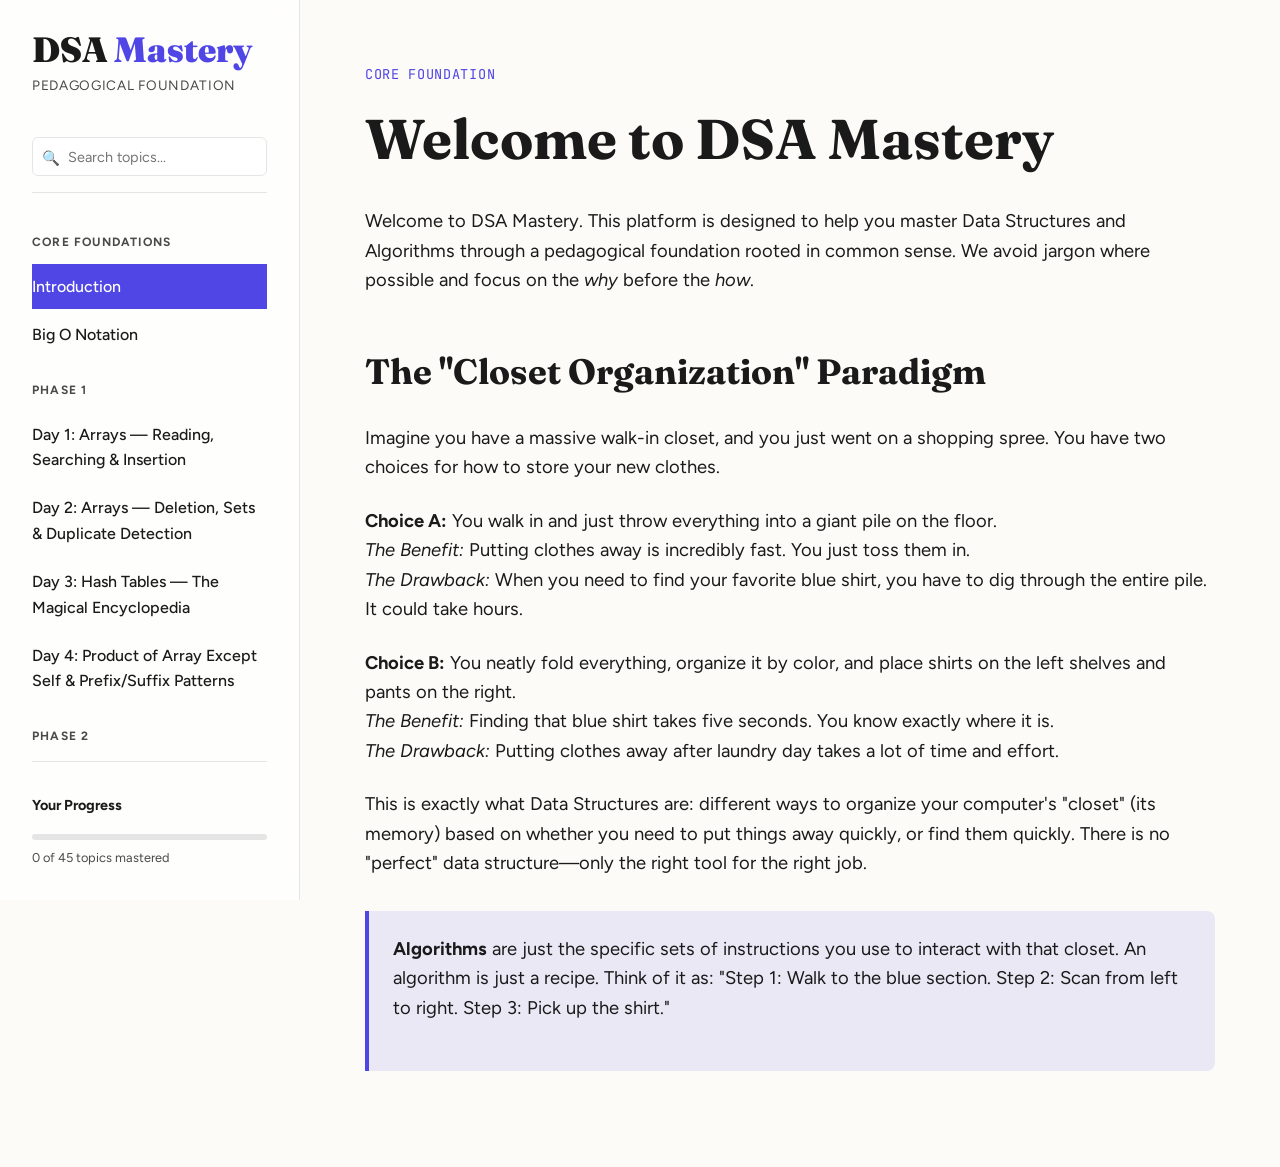
<file: index.html>
<!DOCTYPE html>
<html lang="en">
<head>
    <meta charset="UTF-8">
    <meta name="viewport" content="width=device-width, initial-scale=1.0">
    <title>DSA Mastery | Learn & Practice</title>
    
    <!-- Typography: Fraunces (900, variable), Figtree (400, 600), JetBrains Mono -->
    <link rel="preconnect" href="https://fonts.googleapis.com">
    <link rel="preconnect" href="https://fonts.gstatic.com" crossorigin>
    <link href="https://fonts.googleapis.com/css2?family=Figtree:wght@400;600&family=Fraunces:opsz,wght@9..144,900&family=JetBrains+Mono&display=swap" rel="stylesheet">
    
    <link rel="stylesheet" href="style.css">
</head>
<body>
    <div class="app-container">
        <aside id="sidebar">
            <header class="platform-header">
                <h1>DSA <span class="accent">Mastery</span></h1>
                <p class="tagline">Pedagogical Foundation</p>
            </header>
            <div class="search-container">
                <input type="text" id="topic-search" class="search-input" placeholder="Search topics...">
                <span class="search-icon">🔍</span>
            </div>
            
            <nav class="topic-nav">
                <div class="nav-section">
                    <h2>Core Foundations</h2>
                    <ul>
                        <li><a href="#/introduction" class="nav-link active">Introduction</a></li>
                        <li><a href="#/big-o-notation" class="nav-link">Big O Notation</a></li>
                        <li><a href="#/arrays" class="nav-link">Arrays & Complexity</a></li>
                    </ul>
                </div>
                <div class="nav-section">
                    <h2>Linear Structures</h2>
                    <ul>
                        <li><a href="#/linked-lists" class="nav-link">Linked Lists</a></li>
                        <li><a href="#/stacks-queues" class="nav-link">Stacks & Queues</a></li>
                    </ul>
                </div>
            </nav>

            <footer class="sidebar-footer">
                <div id="progress-tracker">
                    <h3>Your Progress</h3>
                    <div class="progress-bar-container">
                        <div class="progress-bar" style="width: 0%"></div>
                    </div>
                    <p class="progress-stats">0 of 0 topics mastered</p>
                </div>
            </footer>
        </aside>

        <main id="content-area">
            <article id="content">
                <!-- Dynamic content injected here -->
                <div class="loading-state">
                    <h2>Initializing Mastery...</h2>
                </div>
            </article>
        </main>
    </div>

    <script src="app.js"></script>
</body>
</html>
</file>
<file: style.css>
:root {
    /* Typography */
    --font-display: 'Fraunces', serif;
    --font-body: 'Figtree', sans-serif;
    --font-mono: 'JetBrains Mono', monospace;

    /* Colors - Premium Educational Palette */
    --bg-primary: #fcfbf7; /* Soft paper white */
    --bg-sidebar: rgba(255, 255, 255, 0.7);
    --text-primary: #1a1a1a;
    --text-secondary: #4a4a4a;
    --accent: #4f46e5; /* Indigo */
    --accent-soft: rgba(79, 70, 229, 0.1);
    --border: #e5e5e5;
    
    /* Layout */
    --sidebar-width: 300px;
    --content-max-width: 850px;
    --padding-base: 2rem;
}

* {
    margin: 0;
    padding: 0;
    box-sizing: border-box;
}

body {
    background-color: var(--bg-primary);
    color: var(--text-primary);
    font-family: var(--font-body);
    line-height: 1.6;
    overflow-x: hidden;
}

.app-container {
    display: flex;
    min-height: 100vh;
}

/* Sidebar Styling */
#sidebar {
    width: var(--sidebar-width);
    height: 100vh;
    position: sticky;
    top: 0;
    background: var(--bg-sidebar);
    backdrop-filter: blur(12px);
    -webkit-backdrop-filter: blur(12px);
    border-right: 1px solid var(--border);
    display: flex;
    flex-direction: column;
    padding: var(--padding-base);
    z-index: 100;
}

.platform-header h1 {
    font-family: var(--font-display);
    font-variation-settings: 'opsz' 72, 'SOFT' 0;
    font-size: 2.2rem;
    font-weight: 900;
    line-height: 1;
    margin-bottom: 0.5rem;
}

.platform-header .accent {
    color: var(--accent);
}

.platform-header .tagline {
    font-size: 0.85rem;
    text-transform: uppercase;
    letter-spacing: 0.05em;
    color: var(--text-secondary);
    margin-bottom: 2.5rem;
}

.topic-nav {
    flex: 1;
    overflow-y: auto;
}

/* Search Bar */
.search-container {
    position: relative;
    margin-bottom: 1rem;
    padding-bottom: 1rem;
    border-bottom: 1px solid var(--border);
}

.search-input {
    width: 100%;
    padding: 0.6rem 0.8rem 0.6rem 2.2rem;
    border: 1px solid var(--border);
    border-radius: 6px;
    font-family: var(--font-body);
    font-size: 0.9rem;
    background: #fff;
    color: var(--text-primary);
    outline: none;
    transition: all 0.2s ease;
}

.search-input:focus {
    border-color: var(--accent);
    box-shadow: 0 0 0 2px var(--accent-soft);
}

.search-icon {
    position: absolute;
    left: 0.6rem;
    top: 0.6rem;
    font-size: 0.9rem;
    color: var(--text-secondary);
    pointer-events: none;
}

.nav-section h2 {
    font-size: 0.75rem;
    text-transform: uppercase;
    letter-spacing: 0.1em;
    color: var(--text-secondary);
    margin: 1.5rem 0 0.75rem;
}

.topic-nav ul {
    list-style: none;
}

.nav-link {
    display: block;
    padding: 0.6rem 0.8rem;
    margin: 0.2rem -0.8rem;
    border-radius: 6px;
    text-decoration: none;
    color: var(--text-primary);
    font-weight: 500;
    transition: all 0.2s ease;
}

.nav-link:hover {
    background: var(--accent-soft);
    color: var(--accent);
}

.nav-link.active {
    background: var(--accent);
    color: white;
}

/* Progress Tracker */
.sidebar-footer {
    margin-top: auto;
    padding-top: 2rem;
    border-top: 1px solid var(--border);
}

#progress-tracker h3 {
    font-size: 0.9rem;
    margin-bottom: 1rem;
}

.progress-bar-container {
    height: 6px;
    background: var(--border);
    border-radius: 3px;
    margin-bottom: 0.5rem;
}

.progress-bar {
    height: 100%;
    background: var(--accent);
    border-radius: 3px;
    transition: width 0.4s cubic-bezier(0.4, 0, 0.2, 1);
}

.progress-stats {
    font-size: 0.8rem;
    color: var(--text-secondary);
}

/* Content Area */
#content-area {
    flex: 1;
    display: flex;
    justify-content: center;
    padding: 4rem var(--padding-base);
}

#content {
    width: 100%;
    max-width: var(--content-max-width);
}

/* Animations */
.fade-in {
    animation: fadeInSlideUp 0.3s cubic-bezier(0.16, 1, 0.3, 1) forwards;
}

@keyframes fadeInSlideUp {
    from {
        opacity: 0;
        transform: translateY(15px);
    }
    to {
        opacity: 1;
        transform: translateY(0);
    }
}

/* Typography Overrides for Content */
#content h1, #content h2, #content h3 {
    font-family: var(--font-display);
    font-variation-settings: 'opsz' 36;
    margin-bottom: 1.5rem;
}

#content h1 { font-size: 3.5rem; }
#content h2 { font-size: 2.2rem; margin-top: 3rem; }

#content p {
    font-size: 1.15rem;
    margin-bottom: 1.5rem;
    color: var(--text-primary);
}

.loading-state {
    text-align: center;
    padding-top: 10vh;
    color: var(--text-secondary);
}

/* Topic Tracking & Actions */
.topic-meta {
    font-family: var(--font-mono);
    text-transform: uppercase;
    font-size: 0.85rem;
    color: var(--accent);
    letter-spacing: 0.05em;
    display: block;
    margin-bottom: 0.5rem;
}

.topic-actions {
    margin-top: 3rem;
    padding-top: 2rem;
    border-top: 1px solid var(--border);
    display: flex;
    justify-content: flex-end;
}

.mark-complete-btn {
    font-family: var(--font-body);
    font-weight: 600;
    font-size: 1rem;
    padding: 0.8rem 1.5rem;
    border-radius: 8px;
    border: 1px solid var(--accent);
    background: transparent;
    color: var(--accent);
    cursor: pointer;
    transition: all 0.2s cubic-bezier(0.4, 0, 0.2, 1);
}

.mark-complete-btn:hover {
    background: var(--accent-soft);
}

.mark-complete-btn:active {
    transform: scale(0.98);
}

.mark-complete-btn.completed {
    background: var(--accent);
    color: white;
}

/* Sidebar Completed Status */
.status-icon {
    font-size: 0.85rem;
    margin-right: 0.4rem;
}

.completed-topic .nav-link {
    opacity: 0.8;
}

/* Practice Section & Problems */
.practice-section {
    margin-top: 3rem;
    background: #fff;
    border: 1px solid var(--border);
    border-radius: 12px;
    padding: 2rem;
    box-shadow: 0 4px 6px rgba(0,0,0,0.02);
}

.practice-problem {
    list-style: none;
    padding: 1.5rem 0;
    border-bottom: 1px solid var(--border);
}

.practice-problem:last-child {
    border-bottom: none;
    padding-bottom: 0;
}

.problem-header {
    display: flex;
    justify-content: space-between;
    align-items: center;
    margin-bottom: 0.75rem;
    gap: 1rem;
}

.problem-title-wrapper {
    display: flex;
    align-items: center;
    gap: 0.75rem;
    flex-wrap: wrap;
}

.problem-header strong {
    font-size: 1.15rem;
}

.leetcode-link {
    display: inline-flex;
    align-items: center;
    font-size: 0.8rem;
    font-family: var(--font-body);
    font-weight: 600;
    color: #ffa116;
    background: rgba(255, 161, 22, 0.1);
    border: 1px solid rgba(255, 161, 22, 0.3);
    padding: 0.25rem 0.6rem;
    border-radius: 6px;
    text-decoration: none;
    transition: all 0.2s ease;
}

.leetcode-link:hover {
    background: rgba(255, 161, 22, 0.2);
    border-color: #ffa116;
}

.problem-status-wrapper {
    display: flex;
    align-items: center;
    gap: 0.75rem;
}

.problem-status-select {
    font-family: var(--font-body);
    font-size: 0.85rem;
    padding: 0.4rem 0.5rem;
    border-radius: 4px;
    border: 1px solid var(--border);
    background: #fafafa;
    cursor: pointer;
    outline: none;
}

/* Status Indicators */
.status-indicator {
    width: 12px;
    height: 12px;
    border-radius: 50%;
    display: inline-block;
}

.status-unattempted {
    background: #e5e5e5;
}

.status-attempted {
    background: #fbbf24; /* Amber */
}

.status-revisit {
    background: #ef4444; /* Red */
}

.status-solved {
    background: #10b981; /* Emerald */
}

/* Callouts */
.callout {
    background: var(--accent-soft);
    border-left: 4px solid var(--accent);
    padding: 1.5rem;
    border-radius: 0 8px 8px 0;
    margin: 2rem 0;
}

.big-o-callout {
    background: #f8fafc;
    border-color: #64748b;
}

/* Dropdown Callout */
.drop-down-callout {
    transition: all 0.3s ease;
}

.dropdown-summary {
    display: flex;
    justify-content: space-between;
    align-items: center;
    cursor: pointer;
    list-style: none; /* Hide default triangle */
}

/* Hide default triangle for webkit */
.dropdown-summary::-webkit-details-marker {
    display: none;
}

.dropdown-summary h2 {
    margin: 0 !important; /* Override content h2 margin */
}

.dropdown-icon {
    font-size: 0.9rem;
    color: var(--text-secondary);
    transition: transform 0.3s ease;
}

details[open] .dropdown-icon {
    transform: rotate(180deg);
}

.dropdown-content {
    margin-top: 1.5rem;
    padding-top: 1.5rem;
    border-top: 1px solid var(--border);
    animation: dropFadeIn 0.3s ease forwards;
}

@keyframes dropFadeIn {
    from {
        opacity: 0;
        transform: translateY(-10px);
    }
    to {
        opacity: 1;
        transform: translateY(0);
    }
}

@media (max-width: 1024px) {
    :root {
        --sidebar-width: 260px;
    }
}

@media (max-width: 768px) {
    .app-container {
        flex-direction: column;
    }
    #sidebar {
        width: 100%;
        height: auto;
        position: relative;
    }
}
</file>
